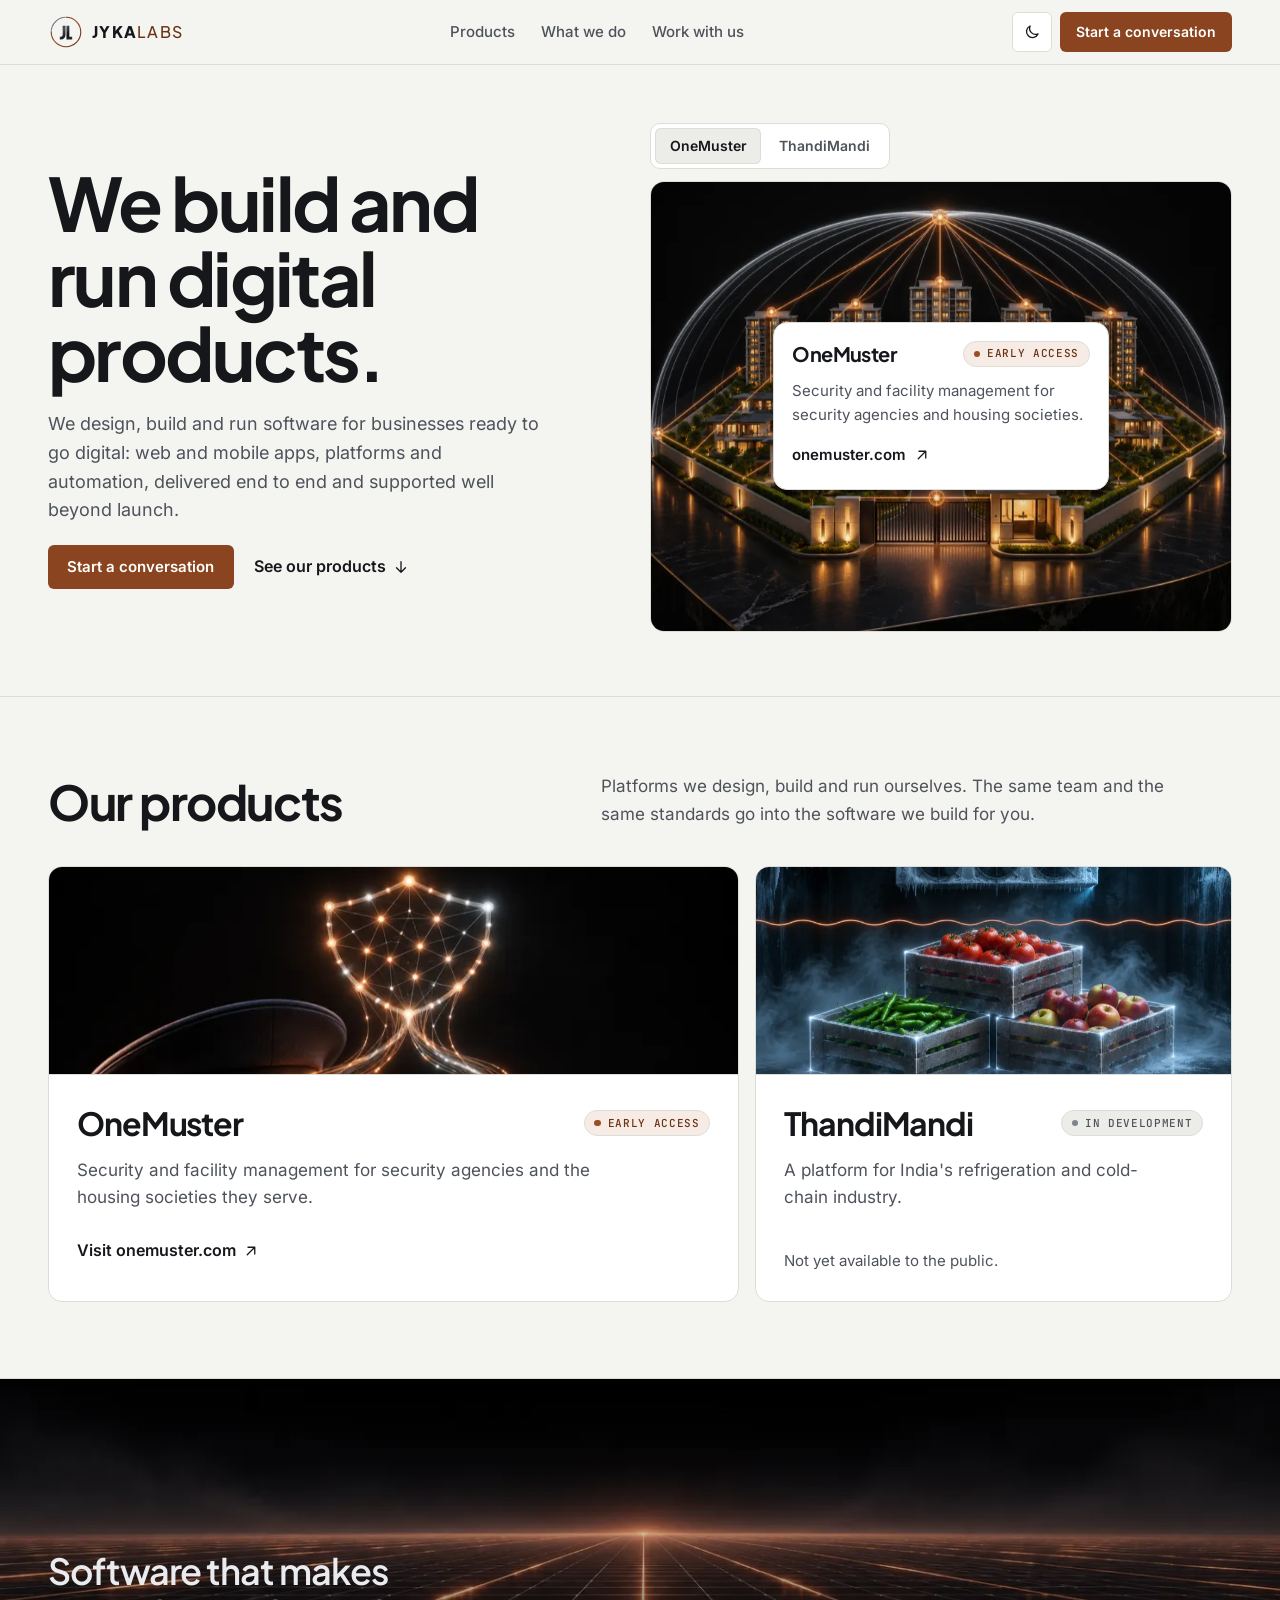
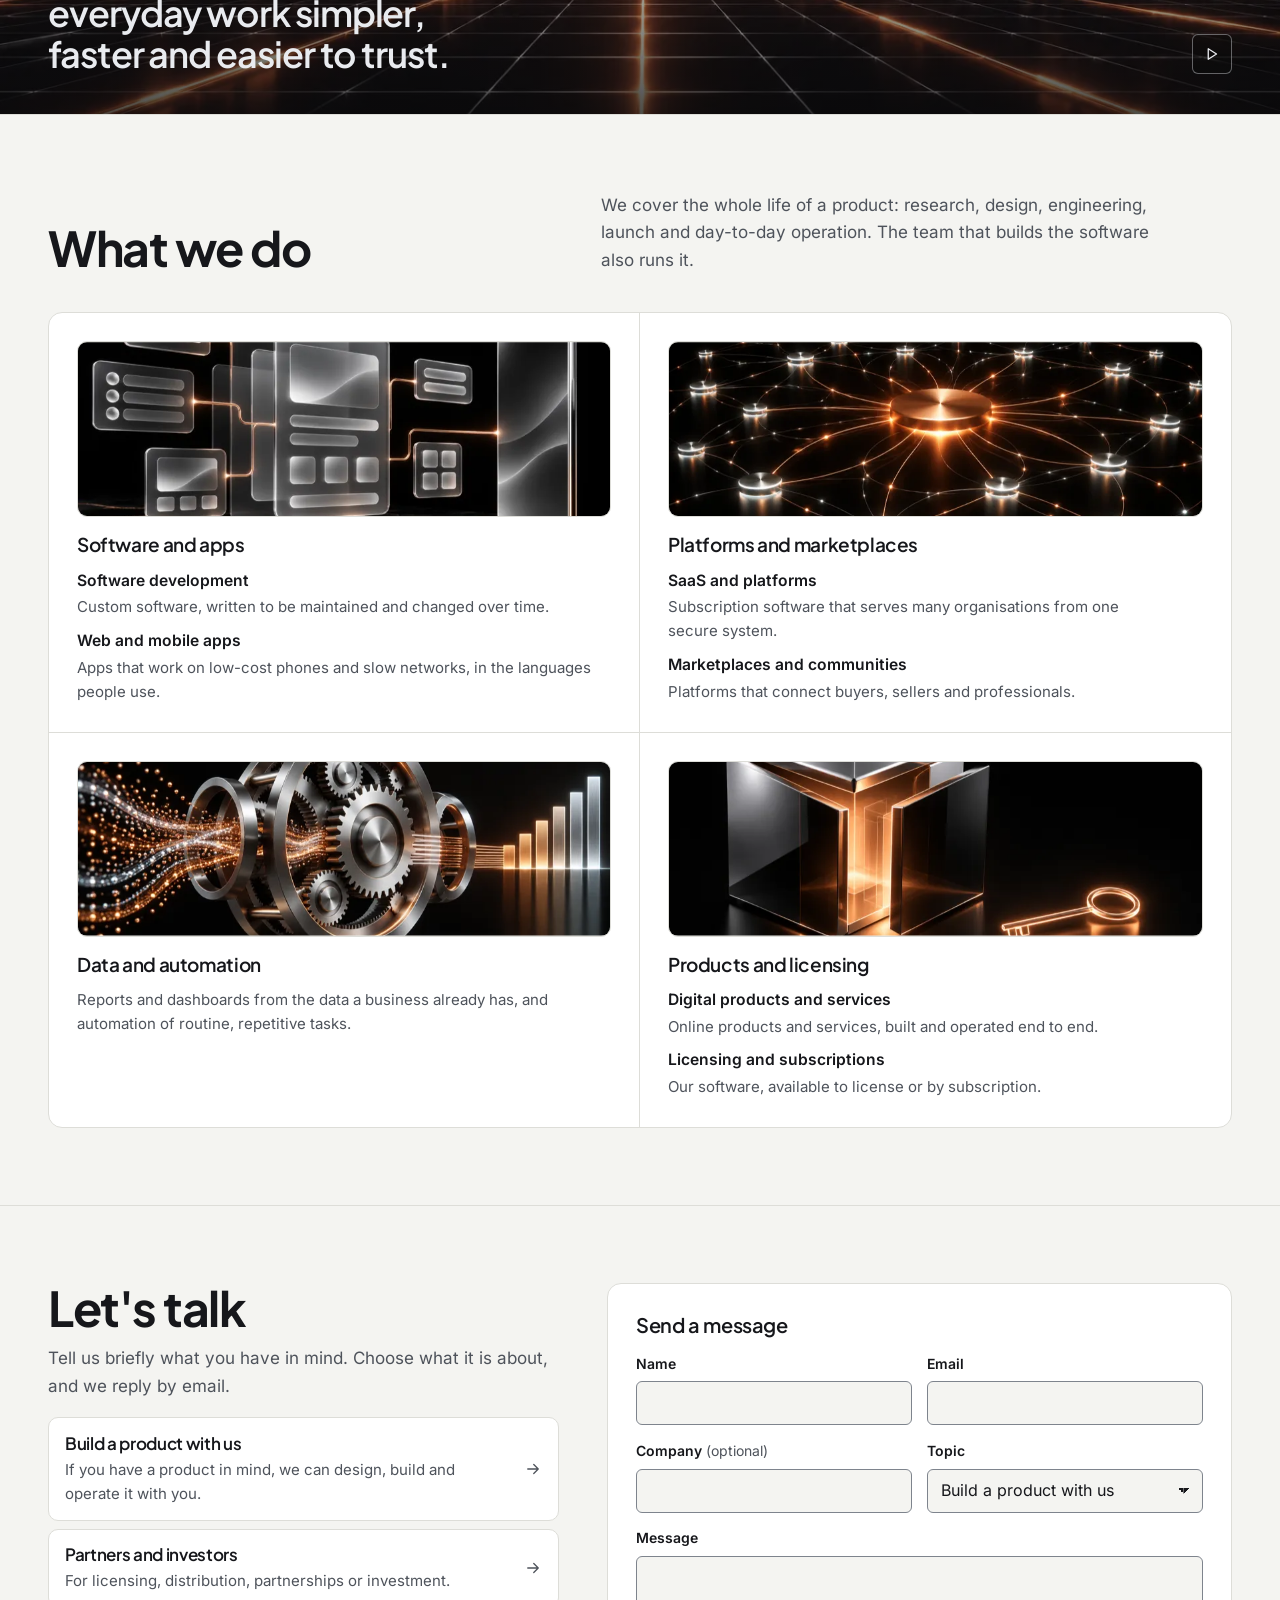
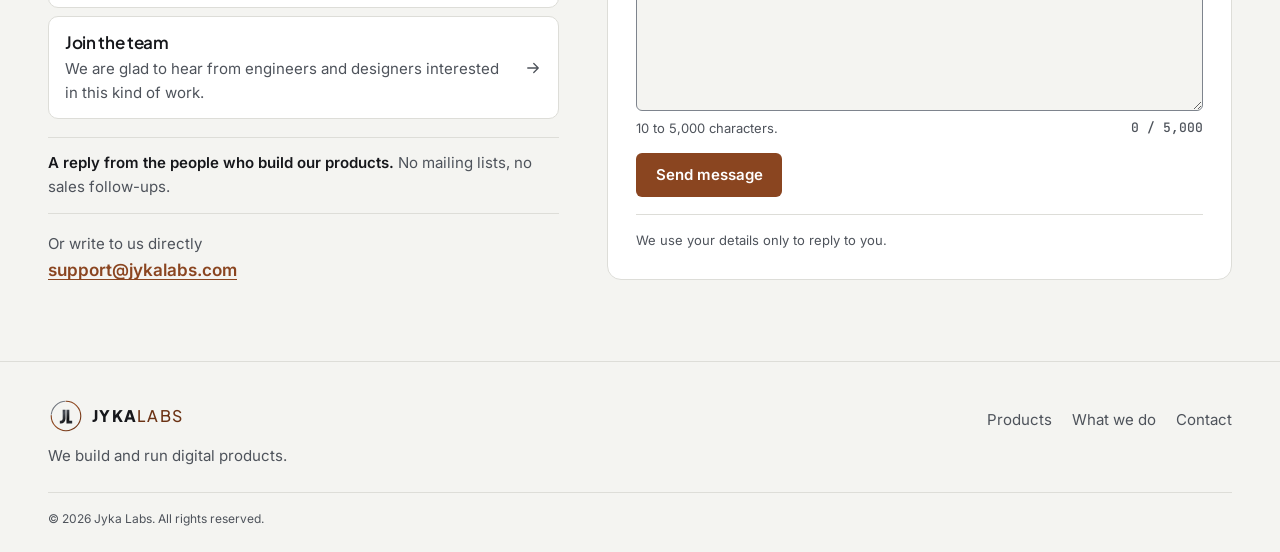
<file: docs/index.html>
<!doctype html>
<html lang="en-IN">
<head>
  <meta charset="utf-8">
  <meta name="viewport" content="width=device-width, initial-scale=1">
  <title>Jyka Labs | We build and run digital products</title>
  <meta name="description" content="Jyka Labs designs, builds and runs software for businesses ready to go digital: web and mobile apps, platforms and automation, delivered end to end.">
  <meta name="theme-color" content="#F4F4F1">
  <link rel="canonical" href="https://jykalabs.com/">
  <link rel="icon" href="favicon.ico" sizes="32x32">
  <link rel="icon" href="favicon.svg" type="image/svg+xml">
  <link rel="apple-touch-icon" href="apple-touch-icon.png">
  <link rel="manifest" href="site.webmanifest">
  <meta property="og:type" content="website">
  <meta property="og:site_name" content="Jyka Labs">
  <meta property="og:title" content="Jyka Labs: we build and run digital products">
  <meta property="og:description" content="Software for businesses ready to go digital. Designed, built and run end to end by Jyka Labs.">
  <meta property="og:url" content="https://jykalabs.com/">
  <meta property="og:image" content="https://jykalabs.com/og-image.png">
  <meta property="og:image:width" content="1200">
  <meta property="og:image:height" content="630">
  <meta property="og:image:alt" content="Jyka Labs: we build and run digital products.">
  <meta property="og:locale" content="en_IN">
  <meta name="twitter:card" content="summary_large_image">
  <meta name="twitter:title" content="Jyka Labs: we build and run digital products">
  <meta name="twitter:description" content="Software for businesses ready to go digital. Designed, built and run end to end by Jyka Labs.">
  <meta name="twitter:image" content="https://jykalabs.com/og-image.png">
  <meta name="twitter:image:alt" content="Jyka Labs: we build and run digital products.">
  <!-- Theme before first paint: the visitor's saved choice (kept in this browser only, never a cookie), else light. -->
  <script>
    (function () {
      var d = document.documentElement, t = null;
      try { t = localStorage.getItem("jyka-theme"); } catch (e) {}
      if (t === "dark") d.setAttribute("data-theme", "dark");
      d.classList.add("js");
    })();
  </script>
  <link rel="preload" href="fonts/plus-jakarta-sans-latin-wght-normal.woff2" as="font" type="font/woff2" crossorigin>
  <link rel="preload" href="fonts/inter-latin-wght-normal.woff2" as="font" type="font/woff2" crossorigin>
  <link rel="stylesheet" href="styles.css">
  <script type="application/ld+json">
  {
    "@context": "https://schema.org",
    "@type": "Organization",
    "name": "Jyka Labs",
    "url": "https://jykalabs.com/",
    "logo": "https://jykalabs.com/favicon.svg",
    "email": "support@jykalabs.com",
    "description": "Designs, builds and runs software for businesses ready to go digital: web and mobile apps, platforms and automation.",
    "contactPoint": { "@type": "ContactPoint", "contactType": "customer support", "email": "support@jykalabs.com" }
  }
  </script>
  <script src="main.js" defer></script>
</head>
<body>
  <a class="skip" href="#main">Skip to content</a>

  <svg class="sprite" aria-hidden="true" focusable="false">
    <defs>
      <!-- Logo gradients take their stops from the theme tokens, so the mark switches with light and dark. -->
      <linearGradient id="lg-jl" gradientUnits="userSpaceOnUse" x1="30" y1="30" x2="170" y2="170"><stop offset="0" style="stop-color:var(--logo-jl-1)"/><stop offset=".35" style="stop-color:var(--logo-jl-2)"/><stop offset=".65" style="stop-color:var(--logo-jl-3)"/><stop offset="1" style="stop-color:var(--logo-jl-4)"/></linearGradient>
      <linearGradient id="lg-ring" gradientUnits="userSpaceOnUse" x1="18" y1="18" x2="182" y2="182"><stop offset="0" style="stop-color:var(--logo-ring-1)"/><stop offset=".35" style="stop-color:var(--logo-ring-2)"/><stop offset=".65" style="stop-color:var(--logo-ring-3)"/><stop offset="1" style="stop-color:var(--logo-ring-4)"/></linearGradient>
      <linearGradient id="lg-arc" gradientUnits="userSpaceOnUse" x1="40" y1="170" x2="170" y2="30"><stop offset="0" style="stop-color:var(--logo-arc-1)"/><stop offset=".5" style="stop-color:var(--logo-arc-2)"/><stop offset="1" style="stop-color:var(--logo-arc-3)"/></linearGradient>
      <mask id="lg-gap" maskUnits="userSpaceOnUse" x="0" y="0" width="200" height="200"><rect width="200" height="200" fill="#fff"/><circle cx="100" cy="100" r="82" fill="none" stroke="#000" stroke-width="12" stroke-linecap="round" stroke-dasharray="386.4 128.8" transform="rotate(-90 100 100)"/></mask>
    </defs>
    <symbol id="logo-mark" viewBox="0 0 200 200">
      <circle cx="100" cy="100" r="82" fill="none" stroke="url(#lg-ring)" stroke-width="6" mask="url(#lg-gap)" style="opacity:var(--logo-ring-opacity)"/>
      <circle cx="100" cy="100" r="82" fill="none" stroke="url(#lg-arc)" stroke-width="6" stroke-linecap="round" stroke-dasharray="386.4 128.8" transform="rotate(-90 100 100)"/>
      <g transform="translate(100 100) scale(.66) translate(-100 -100)" fill="none" stroke="url(#lg-jl)" stroke-width="24"><path d="M84 48V124a28 28 0 0 1-28 28H48"/><path d="M116 48V152H152"/></g>
    </symbol>
    <symbol id="i-check" viewBox="0 0 24 24"><path d="M20 6 9 17l-5-5"/></symbol>
    <symbol id="i-arrow" viewBox="0 0 24 24"><path d="M5 12h14M13 6l6 6-6 6"/></symbol>
    <symbol id="i-down" viewBox="0 0 24 24"><path d="M12 5v14M6 13l6 6 6-6"/></symbol>
    <symbol id="i-external" viewBox="0 0 24 24"><path d="M7 17 17 7M8 7h9v9"/></symbol>
    <symbol id="i-mail" viewBox="0 0 24 24"><path d="M4 6h16a1 1 0 0 1 1 1v10a1 1 0 0 1-1 1H4a1 1 0 0 1-1-1V7a1 1 0 0 1 1-1zM3.5 7l8.5 6 8.5-6"/></symbol>
    <symbol id="i-moon" viewBox="0 0 24 24"><path d="M20 14.5A8 8 0 0 1 9.5 4a8 8 0 1 0 10.5 10.5z"/></symbol>
    <symbol id="i-sun" viewBox="0 0 24 24"><circle cx="12" cy="12" r="4"/><path d="M12 2v2M12 20v2M4.9 4.9l1.4 1.4M17.7 17.7l1.4 1.4M2 12h2M20 12h2M4.9 19.1l1.4-1.4M17.7 6.3l1.4-1.4"/></symbol>
    <symbol id="i-pause" viewBox="0 0 24 24"><path d="M9 5v14M15 5v14"/></symbol>
    <symbol id="i-play" viewBox="0 0 24 24"><path d="M7 5v14l11-7z"/></symbol>
  </svg>

  <header class="site-header" id="top">
    <div class="container header-row">
      <a class="brand" href="#top" aria-label="Jyka Labs, back to top">
        <svg class="brand-mark" aria-hidden="true"><use href="#logo-mark"/></svg>
        <span class="brand-name">Jyka<span>Labs</span></span>
      </a>
      <nav class="site-nav" aria-label="Main">
        <ul>
          <li><a href="#products">Products</a></li>
          <li><a href="#what-we-do">What we do</a></li>
          <li><a href="#work-with-us">Work with us</a></li>
        </ul>
      </nav>
      <div class="header-actions">
        <button class="theme-toggle" type="button" id="theme-toggle" aria-pressed="false" aria-label="Dark theme" hidden>
          <svg class="ico i-moon" aria-hidden="true"><use href="#i-moon"/></svg>
          <svg class="ico i-sun" aria-hidden="true"><use href="#i-sun"/></svg>
        </button>
        <a class="btn btn-primary btn-sm header-cta" href="#work-with-us"><span class="cta-long">Start a conversation</span><span class="cta-short">Contact</span></a>
      </div>
    </div>
  </header>

  <main id="main">
    <section class="hero" aria-labelledby="hero-title">
      <div class="container hero-grid">
        <div class="hero-copy">
          <h1 id="hero-title">We build and run digital products.</h1>
          <p class="hero-lede">We design, build and run software for businesses ready to go digital: web and mobile apps, platforms and automation, delivered end to end and supported well beyond launch.</p>
          <div class="hero-actions">
            <a class="btn btn-primary" href="#work-with-us">Start a conversation</a>
            <a class="link-quiet" href="#products">See our products<svg class="ico" aria-hidden="true"><use href="#i-down"/></svg></a>
          </div>
        </div>

        <div class="stage" data-stage>
          <div class="stage-tabs" role="tablist" aria-label="Product preview" data-stage-tabs hidden>
            <button class="stage-tab" type="button" role="tab" id="tab-om" aria-controls="panel-om" aria-selected="true">OneMuster</button>
            <button class="stage-tab" type="button" role="tab" id="tab-tm" aria-controls="panel-tm" aria-selected="false" tabindex="-1">ThandiMandi</button>
          </div>
          <div class="stage-frame">
            <!-- Each product at a glance: the setting it serves, its name, status and one line. No feature detail by design. -->
            <div class="stage-panel" id="panel-om" role="tabpanel" aria-labelledby="tab-om">
              <img class="stage-photo" src="media/onemuster-hero-1168.webp" srcset="media/onemuster-hero-800.webp 800w, media/onemuster-hero-1168.webp 1168w" sizes="(min-width: 1000px) 40rem, 100vw" width="1168" height="880" alt="" fetchpriority="high">
              <div class="device">
                <div class="device-head"><span class="device-app">OneMuster</span><span class="status">Early access</span></div>
                <p class="device-line">Security and facility management for security agencies and housing societies.</p>
                <a class="link-quiet link-out" href="https://onemuster.com/" rel="noopener">onemuster.com<svg class="ico" aria-hidden="true"><use href="#i-external"/></svg></a>
              </div>
            </div>
            <div class="stage-panel" id="panel-tm" role="tabpanel" aria-labelledby="tab-tm" hidden>
              <img class="stage-photo" src="media/thandimandi-hero-1168.webp" srcset="media/thandimandi-hero-800.webp 800w, media/thandimandi-hero-1168.webp 1168w" sizes="(min-width: 1000px) 40rem, 100vw" width="1168" height="880" alt="" loading="lazy">
              <div class="device">
                <div class="device-head"><span class="device-app">ThandiMandi</span><span class="status status-quiet">In development</span></div>
                <p class="device-line">A platform for India's refrigeration and cold-chain industry.</p>
                <p class="device-note">Not yet available to the public.</p>
              </div>
            </div>
          </div>
        </div>
      </div>
    </section>

    <section class="section" id="products" aria-labelledby="products-title">
      <div class="container">
        <div class="section-head" data-reveal>
          <h2 id="products-title">Our products</h2>
          <p>Platforms we design, build and run ourselves. The same team and the same standards go into the software we build for you.</p>
        </div>
        <div class="bento">
          <article class="bento-card" data-reveal>
            <div class="bento-media"><img class="focus-top" src="media/onemuster-card-800.webp" srcset="media/onemuster-card-800.webp 800w, media/onemuster-card-1344.webp 1344w" sizes="(min-width: 900px) 42rem, 100vw" width="800" height="452" alt="" loading="lazy"></div>
            <div class="bento-body">
              <div class="bento-top"><h3>OneMuster</h3><span class="status">Early access</span></div>
              <p class="bento-summary">Security and facility management for security agencies and the housing societies they serve.</p>
              <div class="bento-foot"><a class="link-quiet link-out" href="https://onemuster.com/" rel="noopener">Visit onemuster.com<svg class="ico" aria-hidden="true"><use href="#i-external"/></svg></a></div>
            </div>
          </article>
          <article class="bento-card is-narrow" data-reveal>
            <div class="bento-media"><img src="media/thandimandi-card-800.webp" srcset="media/thandimandi-card-800.webp 800w, media/thandimandi-card-1344.webp 1344w" sizes="(min-width: 900px) 30rem, 100vw" width="800" height="452" alt="" loading="lazy"></div>
            <div class="bento-body">
              <div class="bento-top"><h3>ThandiMandi</h3><span class="status status-quiet">In development</span></div>
              <p class="bento-summary">A platform for India's refrigeration and cold-chain industry.</p>
              <div class="bento-foot"><p>Not yet available to the public.</p></div>
            </div>
          </article>
        </div>
      </div>
    </section>

    <section class="ambient" aria-label="Where our software is used">
      <video class="ambient-media" data-ambient muted loop playsinline preload="none" poster="media/grid-1344.webp" aria-hidden="true">
        <source src="media/grid-loop.mp4" type="video/mp4">
      </video>
      <div class="container ambient-copy">
        <p>Software that makes everyday work simpler, faster and easier to trust.</p>
        <div class="ambient-tools">
          <button class="ambient-toggle" type="button" data-ambient-toggle aria-pressed="false" aria-label="Play background video" hidden>
            <svg class="ico i-pause" aria-hidden="true"><use href="#i-pause"/></svg>
            <svg class="ico i-play" aria-hidden="true"><use href="#i-play"/></svg>
          </button>
        </div>
      </div>
    </section>

    <section class="section" id="what-we-do" aria-labelledby="wwd-title">
      <div class="container">
        <div class="section-head" data-reveal>
          <h2 id="wwd-title">What we do</h2>
          <p>We cover the whole life of a product: research, design, engineering, launch and day-to-day operation. The team that builds the software also runs it.</p>
        </div>
        <ul class="grid-2x2" data-reveal>
          <li class="grid-cell" data-wipe>
            <div class="cell-media"><img src="media/wwd-apps-800.webp" srcset="media/wwd-apps-800.webp 800w, media/wwd-apps-1344.webp 1344w" sizes="(min-width: 1200px) 34rem, (min-width: 760px) 46vw, 100vw" width="800" height="448" alt="" loading="lazy"></div>
            <h3>Software and apps</h3>
            <dl>
              <div><dt>Software development</dt><dd>Custom software, written to be maintained and changed over time.</dd></div>
              <div><dt>Web and mobile apps</dt><dd>Apps that work on low-cost phones and slow networks, in the languages people use.</dd></div>
            </dl>
          </li>
          <li class="grid-cell" data-wipe>
            <div class="cell-media"><img src="media/wwd-platforms-800.webp" srcset="media/wwd-platforms-800.webp 800w, media/wwd-platforms-1344.webp 1344w" sizes="(min-width: 1200px) 34rem, (min-width: 760px) 46vw, 100vw" width="800" height="448" alt="" loading="lazy"></div>
            <h3>Platforms and marketplaces</h3>
            <dl>
              <div><dt>SaaS and platforms</dt><dd>Subscription software that serves many organisations from one secure system.</dd></div>
              <div><dt>Marketplaces and communities</dt><dd>Platforms that connect buyers, sellers and professionals.</dd></div>
            </dl>
          </li>
          <li class="grid-cell" data-wipe>
            <div class="cell-media"><img src="media/wwd-data-800.webp" srcset="media/wwd-data-800.webp 800w, media/wwd-data-1344.webp 1344w" sizes="(min-width: 1200px) 34rem, (min-width: 760px) 46vw, 100vw" width="800" height="448" alt="" loading="lazy"></div>
            <h3>Data and automation</h3>
            <p>Reports and dashboards from the data a business already has, and automation of routine, repetitive tasks.</p>
          </li>
          <li class="grid-cell" data-wipe>
            <div class="cell-media"><img src="media/wwd-products-800.webp" srcset="media/wwd-products-800.webp 800w, media/wwd-products-1344.webp 1344w" sizes="(min-width: 1200px) 34rem, (min-width: 760px) 46vw, 100vw" width="800" height="448" alt="" loading="lazy"></div>
            <h3>Products and licensing</h3>
            <dl>
              <div><dt>Digital products and services</dt><dd>Online products and services, built and operated end to end.</dd></div>
              <div><dt>Licensing and subscriptions</dt><dd>Our software, available to license or by subscription.</dd></div>
            </dl>
          </li>
        </ul>
      </div>
    </section>


    <section class="section" id="work-with-us" aria-labelledby="wwu-title">
      <div class="container talk-grid">
        <div class="talk-copy" data-reveal>
          <div class="section-head" style="margin-bottom:0">
            <h2 id="wwu-title">Let's talk</h2>
            <p>Tell us briefly what you have in mind. Choose what it is about, and we reply by email.</p>
          </div>
          <div class="audiences" role="group" aria-label="What is it about?">
            <a class="audience" href="#contact" data-topic="Build a product with us">
              <span class="audience-title">Build a product with us</span>
              <span class="audience-text">If you have a product in mind, we can design, build and operate it with you.</span>
              <svg class="ico" aria-hidden="true"><use href="#i-arrow"/></svg>
            </a>
            <a class="audience" href="#contact" data-topic="Partnership or investment">
              <span class="audience-title">Partners and investors</span>
              <span class="audience-text">For licensing, distribution, partnerships or investment.</span>
              <svg class="ico" aria-hidden="true"><use href="#i-arrow"/></svg>
            </a>
            <a class="audience" href="#contact" data-topic="Joining Jyka Labs">
              <span class="audience-title">Join the team</span>
              <span class="audience-text">We are glad to hear from engineers and designers interested in this kind of work.</span>
              <svg class="ico" aria-hidden="true"><use href="#i-arrow"/></svg>
            </a>
          </div>
          <p class="promise"><strong>A reply from the people who build our products.</strong> No mailing lists, no sales follow-ups.</p>
          <p class="email-direct"><span>Or write to us directly</span><a href="mailto:support@jykalabs.com">support@jykalabs.com</a></p>
        </div>

        <div class="form-card" id="contact" data-reveal>
          <h3 class="form-title">Send a message</h3>
          <!-- Without JavaScript the form posts straight to Web3Forms, which then opens thanks.html.
               With JavaScript, main.js validates it, sends it and shows the result in place. -->
          <form class="contact-form" id="contact-form" action="https://api.web3forms.com/submit" method="post" novalidate>
            <!-- WEB3FORMS ACCESS KEY: the only place it is set; main.js reads it from this field.
                 It is public by design: it can only send to the inbox it was created for. -->
            <input type="hidden" name="access_key" value="d9c68b58-f305-46a0-b7d3-686ba3531ee1">
            <input type="hidden" name="subject" value="New message from jykalabs.com">
            <input type="hidden" name="from_name" value="jykalabs.com">
            <input type="hidden" name="redirect" value="https://jykalabs.com/thanks.html">
            <input type="checkbox" name="botcheck" class="botcheck" tabindex="-1" autocomplete="off" aria-hidden="true">

            <fieldset id="form-fields">
              <legend class="visually-hidden">Your message</legend>
              <div class="field">
                <label for="f-name">Name</label>
                <input id="f-name" name="name" type="text" autocomplete="name" required maxlength="120" aria-describedby="e-name">
                <p class="field-error" id="e-name" hidden></p>
              </div>
              <div class="field">
                <label for="f-email">Email</label>
                <input id="f-email" name="email" type="email" autocomplete="email" autocapitalize="none" spellcheck="false" required maxlength="200" aria-describedby="e-email">
                <p class="field-error" id="e-email" hidden></p>
              </div>
              <div class="field">
                <label for="f-org">Company <span class="optional">(optional)</span></label>
                <input id="f-org" name="organisation" type="text" autocomplete="organization" maxlength="160">
              </div>
              <div class="field">
                <label for="f-topic">Topic</label>
                <select id="f-topic" name="topic" aria-describedby="e-topic">
                  <option>Build a product with us</option>
                  <option>Partnership or investment</option>
                  <option>Joining Jyka Labs</option>
                  <option>Our products</option>
                  <option>Something else</option>
                </select>
                <p class="field-error" id="e-topic" hidden></p>
              </div>
              <div class="field field-wide">
                <label for="f-message">Message</label>
                <textarea id="f-message" name="message" rows="6" required minlength="10" maxlength="5000" aria-describedby="h-message e-message"></textarea>
                <div class="field-meta"><p id="h-message">10 to 5,000 characters.</p><p class="counter mono" data-counter aria-hidden="true" hidden>0 / 5,000</p></div>
                <p class="field-error" id="e-message" hidden></p>
              </div>
              <div class="form-actions field-wide">
                <button class="btn btn-primary" type="submit" id="send">Send message</button>
                <p class="send-status" id="send-status" role="status" aria-live="polite"></p>
              </div>
            </fieldset>

            <div class="fallback" id="fallback" hidden>
              <a class="btn btn-ghost" id="fallback-mail" href="mailto:support@jykalabs.com"><svg class="ico" aria-hidden="true"><use href="#i-mail"/></svg>Email your message instead</a>
            </div>

            <p class="privacy" id="privacy">We use your details only to reply to you.</p>
          </form>

          <div class="sent" id="sent" hidden tabindex="-1">
            <span class="sent-icon"><svg class="ico" aria-hidden="true"><use href="#i-check"/></svg></span>
            <h3>Thank you, your message is on its way.</h3>
            <p>We'll reply to the email address you gave.</p>
          </div>
        </div>
      </div>
    </section>
  </main>

  <footer class="site-footer">
    <div class="container footer-grid">
      <div class="footer-brand">
        <a class="brand" href="#top" aria-label="Jyka Labs, back to top">
          <svg class="brand-mark" aria-hidden="true"><use href="#logo-mark"/></svg>
          <span class="brand-name">Jyka<span>Labs</span></span>
        </a>
        <p>We build and run digital products.</p>
      </div>
      <nav aria-label="Footer">
        <ul class="footer-links">
          <li><a href="#products">Products</a></li>
          <li><a href="#what-we-do">What we do</a></li>
          <li><a href="#work-with-us">Contact</a></li>
        </ul>
      </nav>
    </div>
    <div class="container footer-base">
      <p>&copy; <span id="year">2026</span> Jyka Labs. All rights reserved.</p>
    </div>
  </footer>
</body>
</html>
</file>
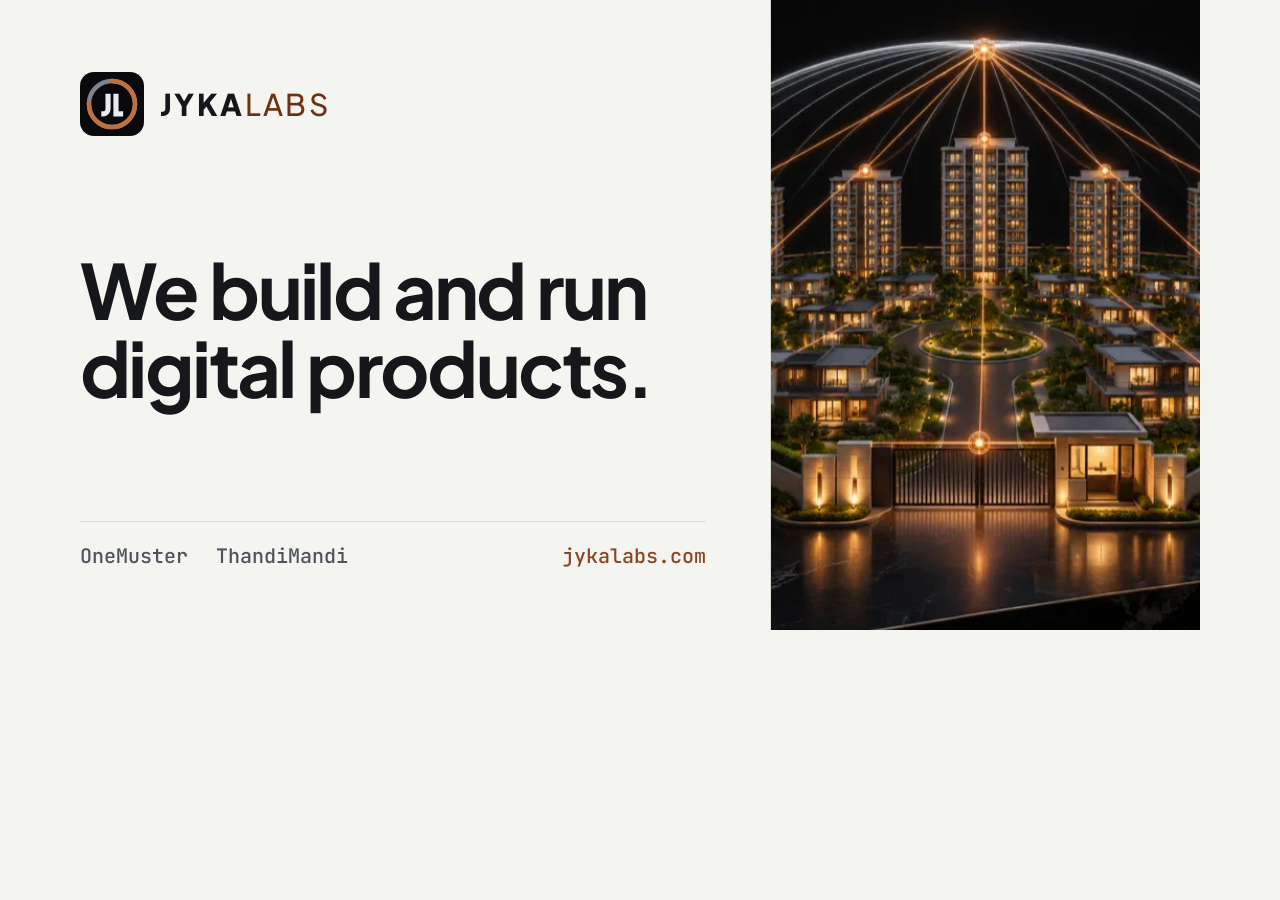
<file: brand/og.html>
<!doctype html><html><head><meta charset="utf-8">
<!-- Source of docs/og-image.png (1200x630). Rendered with Playwright from the repo root. -->
<link rel="stylesheet" href="../docs/styles.css">
<style>
html,body{margin:0;width:1200px;height:630px;overflow:hidden}
body{display:grid;grid-template-columns:1fr 430px;background:var(--bg-canvas)}
.l{padding:72px 64px 64px 80px;display:flex;flex-direction:column;justify-content:space-between}
.brand{display:flex;align-items:center;gap:16px}
.brand img{width:64px;height:64px}
.brand .brand-name{font-size:30px}
h1{margin:0;font:700 76px/1.02 var(--font-display);letter-spacing:-2.6px}
.foot{display:flex;gap:28px;align-items:center;font:500 20px/1 var(--font-mono);color:var(--text-secondary);border-top:1px solid var(--border-hairline);padding-top:24px}
.foot b{color:var(--accent-primary);font-weight:500;margin-left:auto}
.r{background:url(../docs/media/onemuster-hero-800.webp) center/cover;border-left:1px solid var(--border-hairline)}
</style></head><body>
<div class="l">
<div class="brand"><img src="../docs/favicon.svg" alt=""><span class="brand-name">Jyka<span>Labs</span></span></div>
<h1>We build and run digital products.</h1>
<div class="foot"><span>OneMuster</span><span>ThandiMandi</span><b>jykalabs.com</b></div>
</div><div class="r"></div>
</body></html>
</file>
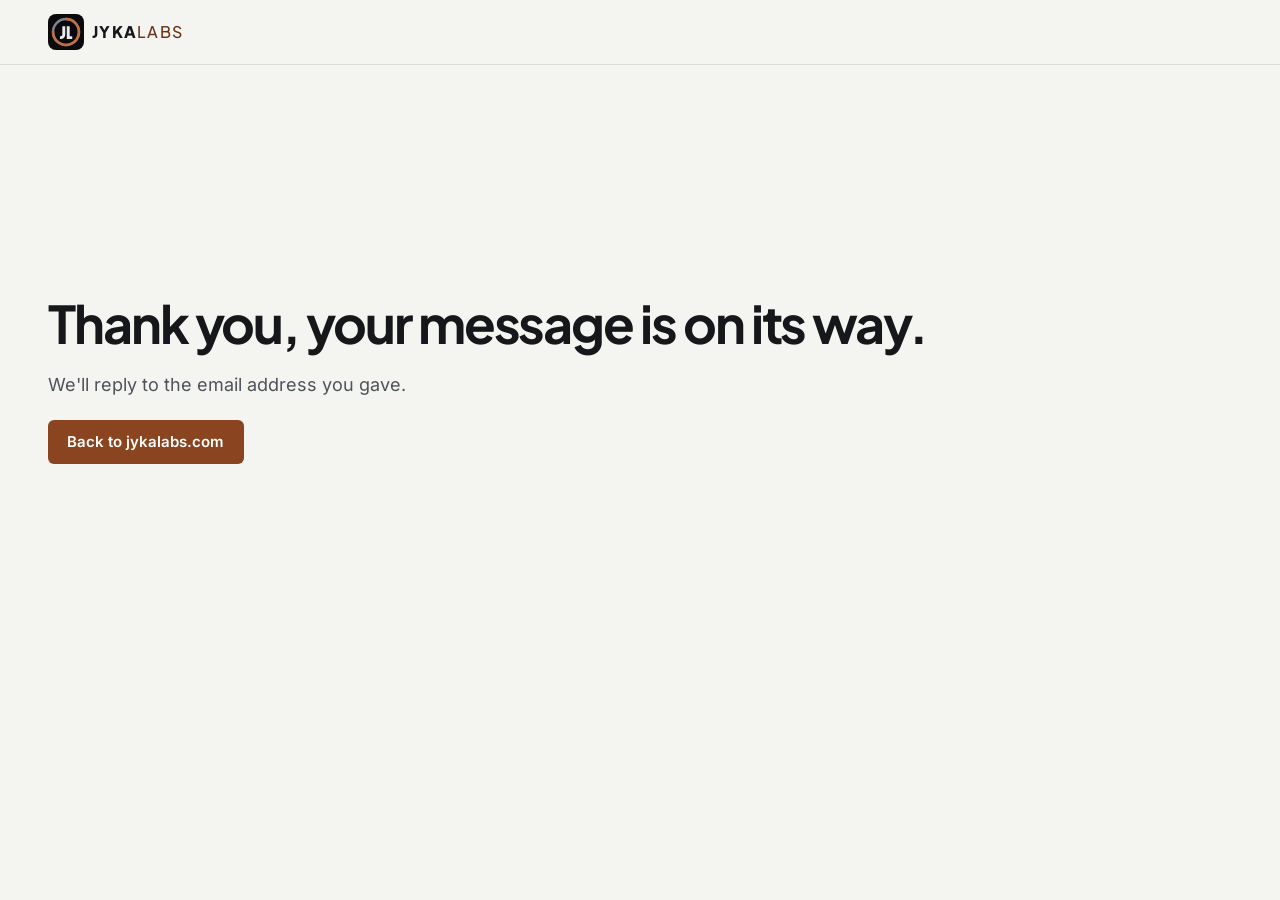
<file: docs/thanks.html>
<!doctype html>
<html lang="en-IN">
<head>
  <meta charset="utf-8">
  <meta name="viewport" content="width=device-width, initial-scale=1">
  <title>Thank you | Jyka Labs</title>
  <meta name="robots" content="noindex">
  <meta name="theme-color" content="#F4F4F1">
  <script>
    (function () { var t = null; try { t = localStorage.getItem("jyka-theme"); } catch (e) {} if (t === "dark") document.documentElement.setAttribute("data-theme", "dark"); })();
  </script>
  <link rel="icon" href="favicon.ico" sizes="32x32">
  <link rel="icon" href="favicon.svg" type="image/svg+xml">
  <link rel="apple-touch-icon" href="apple-touch-icon.png">
  <link rel="manifest" href="site.webmanifest">
  <link rel="stylesheet" href="styles.css">
</head>
<body>
  <!-- Shown only when the form was sent without JavaScript: Web3Forms redirects here after sending. -->
  <header class="site-header">
    <div class="container header-row">
      <a class="brand" href="./" aria-label="Jyka Labs home">
        <img class="brand-mark" src="favicon.svg" alt="" width="32" height="32">
        <span class="brand-name">Jyka<span>Labs</span></span>
      </a>
    </div>
  </header>
  <main id="main" class="container page-simple">
    <h1>Thank you, your message is on its way.</h1>
    <p>We'll reply to the email address you gave.</p>
    <a class="btn btn-primary" href="./">Back to jykalabs.com</a>
  </main>
</body>
</html>
</file>
<file: docs/styles.css>
/* jykalabs.com: "tactile industrial-tech". Hairlines, whitespace and quiet surfaces instead of gradients and glow.
   Colours follow the Progress Ring logo (16 Nov 2026): obsidian, silver and copper in dark; warm white, gunmetal, steel and dark copper in light.
   Light theme by default; [data-theme="dark"] swaps the tokens. Components use only tokens.
   tools/check-contrast.mjs re-checks the text and control pairs in both themes. */

@font-face { font-family: "Plus Jakarta Sans"; src: url("fonts/plus-jakarta-sans-latin-wght-normal.woff2") format("woff2"); font-weight: 200 800; font-style: normal; font-display: swap; }
@font-face { font-family: "Inter"; src: url("fonts/inter-latin-wght-normal.woff2") format("woff2"); font-weight: 100 900; font-style: normal; font-display: swap; }
@font-face { font-family: "JetBrains Mono"; src: url("fonts/jetbrains-mono-latin-wght-normal.woff2") format("woff2"); font-weight: 100 800; font-style: normal; font-display: swap; }

:root {
  color-scheme: light;
  /* Light theme follows the light logo: warm white, gunmetal ink, steel silver, dark copper. */
  --bg-canvas: #F4F4F1;
  --bg-surface: #FFFFFF;
  --bg-subtle: #ECECE8;
  --border-hairline: #DDDDD8;
  --border-control: #7E848D;
  --text-primary: #16171B;
  --text-secondary: #4E535B;
  --accent-primary: #8A4520;
  --accent-primary-hover: #6B3214;
  --on-accent: #FFFFFF;
  --accent-soft: #F4E9E1;
  --accent-highlight: #9A4E24;
  --highlight-text: #6B3214;
  --highlight-soft: #F6ECE5;
  /* Logo (Progress Ring): metal gradient stops, used by the #logo-mark symbol and the wordmark. */
  --logo-jl-1: #1A1C20; --logo-jl-2: #4A4F57; --logo-jl-3: #0F1012; --logo-jl-4: #3E434A;
  --logo-ring-1: #5E646D; --logo-ring-2: #858B94; --logo-ring-3: #6C727B; --logo-ring-4: #7E848D;
  --logo-ring-opacity: 1;
  --logo-arc-1: #6B3214; --logo-arc-2: #93491F; --logo-arc-3: #753818;
  --logo-word: #16171B;
  --logo-labs: #6B3214;
  --error: #B42318;
  --error-soft: #FDECEA;
  --header-glass: rgb(244 244 241 / 0.78);
  --photo-veil: rgb(22 23 27 / 0.06);
  --shadow-card: 0 1px 0 rgb(22 23 27 / 0.04), 0 12px 32px -12px rgb(22 23 27 / 0.18);

  --font-display: "Plus Jakarta Sans", ui-sans-serif, system-ui, sans-serif;
  --font-body: "Inter", ui-sans-serif, system-ui, -apple-system, "Segoe UI", sans-serif;
  --font-mono: "JetBrains Mono", ui-monospace, "SFMono-Regular", Menlo, Consolas, monospace;

  --radius-sm: 6px;
  --radius: 10px;
  --radius-lg: 14px;
  --container: 74rem;
  --gutter: clamp(1rem, 4vw, 2.5rem);
  --section: clamp(3rem, 6vw, 5rem);
  --ease-out: cubic-bezier(0.22, 1, 0.36, 1);
  --fast: 160ms;
}

[data-theme="dark"] {
  color-scheme: dark;
  /* Dark theme follows the dark logo: obsidian, polished silver, copper. */
  --bg-canvas: #0A0A0C;
  --bg-surface: #131316;
  --bg-subtle: #1B1B20;
  --border-hairline: #26262C;
  --border-control: #6B7079;
  --text-primary: #E9EBEF;
  --text-secondary: #A3A8B1;
  --accent-primary: #CC7A47;
  --accent-primary-hover: #DA8D5C;
  --on-accent: #0A0A0C;
  --accent-soft: #2A1A12;
  --accent-highlight: #C0703F;
  --highlight-text: #D88B5A;
  --highlight-soft: #24170F;
  --logo-jl-1: #B9BEC6; --logo-jl-2: #FFFFFF; --logo-jl-3: #AEB3BB; --logo-jl-4: #E3E6EA;
  --logo-ring-1: #B9BEC6; --logo-ring-2: #FFFFFF; --logo-ring-3: #AEB3BB; --logo-ring-4: #E3E6EA;
  --logo-ring-opacity: 0.5;
  --logo-arc-1: #9A4E24; --logo-arc-2: #C0703F; --logo-arc-3: #A3552A;
  --logo-word: #E9EBEF;
  --logo-labs: #B5643A;
  --error: #F28B7D;
  --error-soft: #2C1916;
  --header-glass: rgb(10 10 12 / 0.74);
  --photo-veil: rgb(0 0 0 / 0.28);
  --shadow-card: 0 1px 0 rgb(0 0 0 / 0.3), 0 16px 40px -16px rgb(0 0 0 / 0.7);
}

*, *::before, *::after { box-sizing: border-box; }
[hidden] { display: none !important; }
html { -webkit-text-size-adjust: 100%; text-size-adjust: 100%; scroll-behavior: smooth; scroll-padding-top: 5rem; }
@media (prefers-reduced-motion: reduce) { html { scroll-behavior: auto; } }

body {
  margin: 0; background: var(--bg-canvas); color: var(--text-primary);
  font: 400 1rem/1.6 var(--font-body); -webkit-font-smoothing: antialiased; caret-color: var(--accent-primary);
  font-feature-settings: "cv11", "ss01";
}
/* Colour changes when the theme switches; nothing else animates on that switch. */
body, .site-header, .card, .bento-card, .grid-cell, .device, .form-card, .field input, .field select, .field textarea, .btn {
  transition: background-color var(--fast) var(--ease-out), border-color var(--fast) var(--ease-out), color var(--fast) var(--ease-out);
}
::selection { background: var(--accent-primary); color: var(--on-accent); }

h1, h2, h3, h4 { font-family: var(--font-display); margin: 0; color: var(--text-primary); text-wrap: balance; font-weight: 700; letter-spacing: -0.03em; }
h2 { font-size: clamp(2rem, 4vw, 3rem); line-height: 1.06; }
h3 { font-size: 1.25rem; line-height: 1.25; font-weight: 600; letter-spacing: -0.02em; }
p { margin: 0; text-wrap: pretty; }
ul, ol { margin: 0; padding: 0; list-style: none; }
img, video { display: block; max-width: 100%; }

a { color: var(--accent-primary); text-underline-offset: 0.2em; text-decoration-thickness: 1px; }
a:hover { color: var(--accent-primary-hover); }
:focus-visible { outline: 2px solid var(--accent-primary); outline-offset: 3px; border-radius: 4px; }

.visually-hidden { position: absolute !important; width: 1px; height: 1px; padding: 0; margin: -1px; overflow: hidden; clip: rect(0 0 0 0); white-space: nowrap; border: 0; }
.skip { position: absolute; left: 1rem; top: -4rem; z-index: 100; background: var(--text-primary); color: var(--bg-canvas); padding: 0.75rem 1rem; border-radius: var(--radius-sm); text-decoration: none; font-weight: 600; }
.skip:focus, .skip:hover { top: 1rem; color: var(--bg-canvas); }
.container { width: min(100% - 2 * var(--gutter), var(--container)); margin-inline: auto; }
.sprite { position: absolute; width: 0; height: 0; overflow: hidden; }
.ico { width: 1.125rem; height: 1.125rem; fill: none; stroke: currentColor; stroke-width: 1.75; stroke-linecap: round; stroke-linejoin: round; flex-shrink: 0; }
.mono { font-family: var(--font-mono); font-weight: 500; letter-spacing: 0; }

/* ---------- Buttons ---------- */
.btn {
  display: inline-flex; align-items: center; justify-content: center; gap: 0.5rem;
  min-height: 44px; padding: 0.65rem 1.15rem; border-radius: var(--radius-sm);
  font: 600 0.9375rem/1.2 var(--font-body); text-decoration: none; white-space: nowrap;
  border: 1px solid transparent; cursor: pointer;
}
.btn:active { transform: translateY(1px); }
.btn-primary { background: var(--accent-primary); color: var(--on-accent); }
.btn-primary:hover { background: var(--accent-primary-hover); color: var(--on-accent); }
.btn-ghost { background: var(--bg-surface); color: var(--text-primary); border-color: var(--border-hairline); }
.btn-ghost:hover { border-color: var(--border-control); color: var(--text-primary); }
.btn-sm { min-height: 40px; padding: 0.45rem 0.95rem; font-size: 0.875rem; }
.btn[disabled] { opacity: 0.7; cursor: progress; transform: none; }
.link-quiet { display: inline-flex; align-items: center; gap: 0.4rem; min-height: 44px; font-weight: 600; color: var(--text-primary); text-decoration: none; }
.link-quiet:hover { color: var(--accent-primary); }
.link-quiet .ico { transition: transform var(--fast) var(--ease-out); }
.link-quiet:hover .ico { transform: translateY(2px); }
.link-out:hover .ico { transform: translate(2px, -2px); }

/* ---------- Header ---------- */
.site-header { position: sticky; top: 0; z-index: 50; background: var(--bg-canvas); border-bottom: 1px solid var(--border-hairline); }
@supports ((-webkit-backdrop-filter: blur(1px)) or (backdrop-filter: blur(1px))) {
  .site-header { background: var(--header-glass); -webkit-backdrop-filter: blur(14px) saturate(140%); backdrop-filter: blur(14px) saturate(140%); }
}
.header-row { display: flex; align-items: center; gap: 1rem; min-height: 4rem; }
.brand { display: inline-flex; align-items: center; gap: 0.5rem; color: var(--text-primary); text-decoration: none; }
.brand:hover { color: var(--text-primary); }
.brand-mark { width: 2.25rem; height: 2.25rem; flex-shrink: 0; }
.brand-name { font-family: var(--font-display); font-weight: 800; font-size: 1rem; letter-spacing: 0.08em; text-transform: uppercase; color: var(--logo-word); }
.brand-name span { color: var(--logo-labs); font-weight: 500; }
.site-nav { margin-inline: auto; }
.site-nav ul { display: flex; gap: 0.125rem; }
.site-nav a { display: inline-flex; align-items: center; min-height: 40px; padding: 0 0.75rem; border-radius: var(--radius-sm); color: var(--text-secondary); font-weight: 500; font-size: 0.9375rem; text-decoration: none; }
.site-nav a:hover { color: var(--text-primary); background: var(--bg-subtle); }
.header-actions { display: flex; align-items: center; gap: 0.5rem; }
.theme-toggle { width: 40px; height: 40px; display: inline-grid; place-items: center; border-radius: var(--radius-sm); border: 1px solid var(--border-hairline); background: var(--bg-surface); color: var(--text-primary); cursor: pointer; }
.theme-toggle:hover { border-color: var(--border-control); }
.theme-toggle .i-sun { display: none; }
[data-theme="dark"] .theme-toggle .i-sun { display: block; }
[data-theme="dark"] .theme-toggle .i-moon { display: none; }
@media (max-width: 960px) { .site-nav { display: none; } .header-actions { margin-left: auto; } }
@media (max-width: 420px) { .header-cta .cta-long { display: none; } }
@media (min-width: 421px) { .header-cta .cta-short { display: none; } }

/* ---------- Hero ---------- */
.hero { padding: clamp(2rem, 4.5vw, 3.75rem) 0 clamp(2.5rem, 5vw, 4rem); }
.hero-grid { display: grid; gap: clamp(1.75rem, 4vw, 3rem); grid-template-columns: minmax(0, 1fr); align-items: center; }
@media (min-width: 1000px) { .hero-grid { grid-template-columns: minmax(0, 1fr) minmax(0, 1.05fr); } }
.hero-copy { display: grid; gap: 1.25rem; justify-items: start; }
.hero h1 { font-size: clamp(2.6rem, 6vw, 4.6rem); line-height: 1.02; letter-spacing: -0.035em; max-width: 12ch; }
.hero-lede { font-size: clamp(1.0625rem, 1.4vw, 1.1875rem); color: var(--text-secondary); max-width: 31rem; }
.hero-actions { display: flex; flex-wrap: wrap; align-items: center; gap: 0.5rem 1.25rem; }

/* Product switcher: a real photo of the setting with the product's screen on top. */
.stage { display: grid; gap: 0.75rem; }
.stage-tabs { display: inline-flex; justify-self: start; gap: 0.25rem; padding: 0.25rem; border: 1px solid var(--border-hairline); border-radius: var(--radius); background: var(--bg-surface); }
.stage-tab { min-height: 36px; padding: 0 0.9rem; border: 0; border-radius: var(--radius-sm); background: transparent; color: var(--text-secondary); font: 600 0.875rem/1 var(--font-body); cursor: pointer; transition: background-color var(--fast) var(--ease-out), color var(--fast) var(--ease-out); }
.stage-tab:hover { color: var(--text-primary); }
.stage-tab[aria-selected="true"] { background: var(--bg-subtle); color: var(--text-primary); box-shadow: inset 0 0 0 1px var(--border-hairline); }
.stage-frame { position: relative; overflow: hidden; border-radius: var(--radius-lg); border: 1px solid var(--border-hairline); background: var(--bg-subtle); aspect-ratio: 4 / 3.1; min-height: 26rem; }
@media (max-width: 520px) { .stage-frame { aspect-ratio: auto; min-height: 27rem; } }
.stage-panel { position: absolute; inset: 0; display: grid; place-items: center; padding: 1.25rem; }
.stage-panel[hidden] { display: none !important; }
.stage-photo { position: absolute; inset: 0; width: 100%; height: 100%; object-fit: cover; }
.stage-panel::before { content: ""; position: absolute; inset: 0; background: var(--photo-veil); pointer-events: none; z-index: 1; }
.stage-panel.is-entering .device { animation: device-in 220ms var(--ease-out) both; }
.stage-panel.is-entering .stage-photo { animation: photo-in 320ms var(--ease-out) both; }
@keyframes device-in { from { opacity: 0; transform: translateY(8px); } to { opacity: 1; transform: none; } }
@keyframes photo-in { from { opacity: 0.4; } to { opacity: 1; } }

/* The product card over each photo: name, status and one line. */
.device {
  position: relative; z-index: 2; width: min(100%, 21rem); display: grid; gap: 0.75rem; padding: 1.1rem 1.15rem;
  background: var(--bg-surface); color: var(--text-primary); border: 1px solid var(--border-hairline); border-radius: 14px; box-shadow: var(--shadow-card);
}
.device-head { display: flex; align-items: center; justify-content: space-between; gap: 0.75rem; }
.device-app { font: 700 1.25rem/1.2 var(--font-display); letter-spacing: -0.03em; }
.device-line { color: var(--text-secondary); font-size: 0.9375rem; }
.device-note { color: var(--text-secondary); font-size: 0.875rem; }
.device .link-quiet { min-height: 32px; font-size: 0.9375rem; justify-self: start; }

/* ---------- Sections ---------- */
.section { padding: var(--section) 0; border-top: 1px solid var(--border-hairline); }
.section-head { display: grid; gap: 0.75rem; margin-bottom: clamp(1.5rem, 3vw, 2.5rem); }
@media (min-width: 900px) { .section-head { grid-template-columns: minmax(0, 1fr) minmax(0, 1.25fr); gap: 3rem; align-items: end; } .section-head p { max-width: 36rem; } }
.section-head p { font-size: 1.0625rem; color: var(--text-secondary); }

/* ---------- Products bento ---------- */
.bento { display: grid; gap: 1rem; grid-template-columns: minmax(0, 1fr); }
@media (min-width: 900px) { .bento { grid-template-columns: minmax(0, 1.45fr) minmax(0, 1fr); } }
.bento-card { display: grid; grid-template-rows: auto 1fr; overflow: hidden; background: var(--bg-surface); border: 1px solid var(--border-hairline); border-radius: var(--radius-lg); }
.bento-card:hover { border-color: var(--border-control); }
.bento-media { position: relative; height: clamp(10rem, 17vw, 13rem); overflow: hidden; border-bottom: 1px solid var(--border-hairline); background: var(--bg-subtle); }
.bento-media img { width: 100%; height: 100%; object-fit: cover; transition: transform 600ms var(--ease-out); }
/* Keep the subject in the top part of the photo in view (the OneMuster shield), including during the hover zoom. */
.bento-media img.focus-top { object-position: 50% 0; transform-origin: 50% 0; }
@media (hover: hover) and (prefers-reduced-motion: no-preference) { .bento-card:hover .bento-media img { transform: scale(1.02); } }
.bento-body { display: flex; flex-direction: column; gap: 0.85rem; padding: clamp(1.25rem, 2.5vw, 1.75rem); }
.bento-top { display: flex; flex-wrap: wrap; align-items: center; justify-content: space-between; gap: 0.75rem; }
.bento-body h3 { font-size: clamp(1.625rem, 2.8vw, 2rem); font-weight: 700; letter-spacing: -0.035em; }
.status { display: inline-flex; align-items: center; gap: 0.45rem; min-height: 26px; padding: 0.15rem 0.6rem; border-radius: 999px; border: 1px solid var(--border-hairline); background: var(--highlight-soft); color: var(--highlight-text); font: 500 0.6875rem/1.2 var(--font-mono); text-transform: uppercase; letter-spacing: 0.06em; white-space: nowrap; }
.status::before { content: ""; width: 0.4rem; height: 0.4rem; border-radius: 999px; background: var(--accent-highlight); }
.status-quiet { background: var(--bg-subtle); color: var(--text-secondary); }
.status-quiet::before { background: var(--border-control); }
.bento-summary { font-size: 1.0625rem; color: var(--text-secondary); max-width: 34rem; }
.frame { display: grid; gap: 0; border-top: 1px solid var(--border-hairline); }
.frame div { display: grid; gap: 0.2rem; padding: 0.7rem 0; border-bottom: 1px solid var(--border-hairline); }
@media (min-width: 640px) { .bento-card:not(.is-narrow) .frame div { grid-template-columns: 7.5rem minmax(0, 1fr); gap: 1rem; } }
.frame dt { font-size: 0.8125rem; font-weight: 600; line-height: 1.6; color: var(--text-secondary); }
.frame dd { margin: 0; font-size: 0.975rem; text-wrap: pretty; }
.facts { display: grid; gap: 0.45rem; }
.facts li { display: flex; gap: 0.55rem; align-items: flex-start; font-size: 0.975rem; }
.facts .ico { margin-top: 0.22rem; color: var(--accent-primary); }
.bento-foot { margin-top: auto; padding-top: 0.25rem; }
.bento-foot p { color: var(--text-secondary); font-size: 0.9375rem; }

/* ---------- Ambient band: the city at dawn ---------- */
.ambient { position: relative; overflow: hidden; border-top: 1px solid var(--border-hairline); background: #0A0A0C; color: #E9EBEF; min-height: clamp(15rem, 28vw, 21rem); display: grid; align-items: end; }
.ambient-media { position: absolute; inset: 0; width: 100%; height: 100%; object-fit: cover; }
.ambient::after { content: ""; position: absolute; inset: 0; background: linear-gradient(180deg, rgb(10 10 12 / 0.05) 30%, rgb(10 10 12 / 0.72)); pointer-events: none; }
.ambient-copy { position: relative; z-index: 1; padding-block: clamp(1.5rem, 3.5vw, 2.5rem); display: flex; flex-wrap: wrap; align-items: end; justify-content: space-between; gap: 1rem 2rem; }
.ambient-copy p { font: 600 clamp(1.5rem, 3.2vw, 2.25rem)/1.15 var(--font-display); letter-spacing: -0.03em; max-width: 22ch; color: #E9EBEF; text-wrap: balance; }
.ambient-tools { display: flex; align-items: center; gap: 0.75rem; }
.ambient-toggle { width: 40px; height: 40px; display: inline-grid; place-items: center; border-radius: var(--radius-sm); border: 1px solid rgb(233 235 239 / 0.4); background: rgb(10 10 12 / 0.4); color: #E9EBEF; cursor: pointer; }
.ambient-toggle:hover { border-color: #E9EBEF; }
.ambient-toggle:focus-visible { outline-color: #E9EBEF; }
.ambient-toggle .i-play { display: none; }
.ambient-toggle[aria-pressed="false"] .i-play { display: block; }
.ambient-toggle[aria-pressed="false"] .i-pause { display: none; }

/* ---------- What we do: 2 x 2 grid ---------- */
.grid-2x2 { display: grid; grid-template-columns: minmax(0, 1fr); border: 1px solid var(--border-hairline); border-radius: var(--radius-lg); background: var(--bg-surface); overflow: hidden; }
@media (min-width: 760px) { .grid-2x2 { grid-template-columns: repeat(2, minmax(0, 1fr)); } }
.grid-cell { position: relative; display: grid; gap: 0.75rem; align-content: start; padding: clamp(1.25rem, 2.5vw, 1.75rem); border-bottom: 1px solid var(--border-hairline); }
@media (min-width: 760px) {
  .grid-cell:nth-child(odd) { border-right: 1px solid var(--border-hairline); }
  .grid-cell:nth-child(n+3) { border-bottom: 0; }
}
.grid-cell:last-child { border-bottom: 0; }
.grid-cell h3 { font-size: 1.1875rem; }
.grid-cell::before { content: ""; position: absolute; left: 0; top: 0; height: 2px; width: 100%; background: var(--accent-primary); transform: scaleX(0); transform-origin: left; transition: transform 240ms var(--ease-out); }
.grid-cell:hover::before { transform: scaleX(1); }
.grid-cell dl { margin: 0; display: grid; gap: 0.6rem; }
.grid-cell dt { font-weight: 600; font-size: 0.975rem; }
.grid-cell dd { margin: 0.1rem 0 0; color: var(--text-secondary); font-size: 0.9375rem; text-wrap: pretty; }
.grid-cell > p { color: var(--text-secondary); font-size: 0.9375rem; }
.cell-media { overflow: hidden; border-radius: var(--radius); border: 1px solid var(--border-hairline); background: var(--bg-subtle); height: clamp(8.5rem, 14vw, 11rem); margin-bottom: 0.25rem; }
.cell-media img { width: 100%; height: 100%; object-fit: cover; transition: transform 600ms var(--ease-out); }
@media (hover: hover) and (prefers-reduced-motion: no-preference) { .grid-cell:hover .cell-media img { transform: scale(1.03); } }

/* ---------- Work with us + contact ---------- */
.talk-grid { display: grid; gap: clamp(1.75rem, 4vw, 3rem); grid-template-columns: minmax(0, 1fr); }
@media (min-width: 1000px) { .talk-grid { grid-template-columns: minmax(0, 0.9fr) minmax(0, 1.1fr); align-items: start; } }
.talk-copy { display: grid; gap: 1.1rem; align-content: start; }
.audiences { display: grid; gap: 0.5rem; }
.audience {
  text-decoration: none;
  display: grid; grid-template-columns: minmax(0, 1fr) auto; gap: 0.25rem 1rem; align-items: center; width: 100%; text-align: left;
  padding: 0.85rem 1rem; border: 1px solid var(--border-hairline); border-radius: var(--radius); background: var(--bg-surface); color: var(--text-primary);
  font: inherit; cursor: pointer; transition: border-color var(--fast) var(--ease-out), background-color var(--fast) var(--ease-out);
}
.audience:hover { border-color: var(--border-control); }
.audience.is-selected { border-color: var(--accent-primary); box-shadow: inset 0 0 0 1px var(--accent-primary); }
.audience-title { font: 600 1.0625rem/1.3 var(--font-display); letter-spacing: -0.02em; }
.audience-text { grid-column: 1; color: var(--text-secondary); font-size: 0.9375rem; }
.audience .ico { grid-row: 1 / span 2; grid-column: 2; color: var(--text-secondary); transition: transform var(--fast) var(--ease-out), color var(--fast) var(--ease-out); }
.audience:hover .ico, .audience.is-selected .ico { color: var(--accent-primary); transform: translateX(2px); }
.promise { padding: 0.85rem 0; border-block: 1px solid var(--border-hairline); color: var(--text-secondary); font-size: 0.9375rem; }
.promise strong { color: var(--text-primary); font-weight: 600; }
.email-direct { display: grid; gap: 0.1rem; font-size: 0.9375rem; color: var(--text-secondary); }
.email-direct a { font-weight: 600; font-size: 1.0625rem; overflow-wrap: anywhere; }

.form-card { background: var(--bg-surface); border: 1px solid var(--border-hairline); border-radius: var(--radius-lg); padding: clamp(1.25rem, 3vw, 1.75rem); }
.form-card.is-flash { animation: flash 700ms var(--ease-out); }
@keyframes flash { 0% { border-color: var(--accent-primary); box-shadow: 0 0 0 3px var(--accent-soft); } 100% { border-color: var(--border-hairline); box-shadow: 0 0 0 0 transparent; } }
.form-title { font-size: 1.25rem; margin-bottom: 1rem; }
.contact-form fieldset { border: 0; padding: 0; margin: 0; min-width: 0; display: grid; gap: 0.9rem; grid-template-columns: minmax(0, 1fr); }
@media (min-width: 600px) { .contact-form fieldset { grid-template-columns: repeat(2, minmax(0, 1fr)); } .field-wide { grid-column: 1 / -1; } }
.field { display: grid; gap: 0.4rem; align-content: start; }
.field label { font-weight: 600; font-size: 0.875rem; }
.optional { color: var(--text-secondary); font-weight: 400; }
.field input, .field select, .field textarea {
  width: 100%; min-height: 44px; padding: 0.6rem 0.8rem; font: 400 1rem/1.4 var(--font-body); color: var(--text-primary);
  background: var(--bg-canvas); border: 1px solid var(--border-control); border-radius: var(--radius-sm);
}
.field textarea { resize: vertical; min-height: 7.5rem; }
.field select { appearance: none; padding-right: 2.5rem; background-image: linear-gradient(45deg, transparent 50%, currentColor 50%), linear-gradient(135deg, currentColor 50%, transparent 50%); background-position: calc(100% - 1.15rem) 50%, calc(100% - 0.8rem) 50%; background-size: 0.35rem 0.35rem; background-repeat: no-repeat; }
.field select option { background: var(--bg-surface); color: var(--text-primary); }
.field input:hover, .field select:hover, .field textarea:hover { border-color: var(--text-secondary); }
.field input:focus-visible, .field select:focus-visible, .field textarea:focus-visible { outline: 2px solid var(--accent-primary); outline-offset: 1px; border-color: var(--accent-primary); border-radius: var(--radius-sm); }
.field [aria-invalid="true"] { border-color: var(--error); }
.field-error { color: var(--error); font-size: 0.875rem; font-weight: 500; }
.field-meta { display: flex; justify-content: space-between; gap: 1rem; color: var(--text-secondary); font-size: 0.8125rem; }
.counter { font-variant-numeric: tabular-nums; }
.counter.is-short, .counter.is-over { color: var(--highlight-text); }
.botcheck { display: none; }
.form-actions { display: flex; flex-wrap: wrap; align-items: center; gap: 1rem; }
.send-status { font-size: 0.9375rem; }
.send-status:empty { display: none; }
.send-status.is-error { color: var(--error); font-weight: 500; }
.fallback { margin-top: 1.25rem; padding: 1rem 1.1rem; border-radius: var(--radius-sm); background: var(--error-soft); color: var(--text-primary); display: grid; gap: 0.6rem; }
.fallback .btn { justify-self: start; }
.privacy { margin-top: 1.1rem; padding-top: 0.9rem; border-top: 1px solid var(--border-hairline); font-size: 0.8125rem; color: var(--text-secondary); }
.sent { display: grid; gap: 0.75rem; justify-items: start; padding: 1rem 0; }
.sent:focus { outline: none; }
.sent-icon { width: 2.75rem; height: 2.75rem; border-radius: 999px; display: grid; place-items: center; background: var(--accent-soft); color: var(--accent-primary); }
.sent h3 { font-size: 1.375rem; }
.sent p { color: var(--text-secondary); }

/* ---------- Footer ---------- */
.site-footer { border-top: 1px solid var(--border-hairline); padding: 2.25rem 0 1.5rem; }
.footer-grid { display: grid; gap: 2rem; grid-template-columns: minmax(0, 1fr); }
@media (min-width: 860px) { .footer-grid { grid-template-columns: minmax(0, 1fr) auto; align-items: start; } }
.footer-brand { display: grid; gap: 0.6rem; justify-items: start; }
.footer-brand p { color: var(--text-secondary); font-size: 0.9375rem; }
.footer-links { display: flex; flex-wrap: wrap; gap: 0 1.25rem; }
.footer-links a { color: var(--text-secondary); text-decoration: none; display: inline-flex; min-height: 44px; align-items: center; font-size: 0.9375rem; }
.footer-links a:hover { color: var(--text-primary); text-decoration: underline; }
.footer-base { margin-top: 1.5rem; padding-top: 1rem; border-top: 1px solid var(--border-hairline); color: var(--text-secondary); font-size: 0.75rem; }

/* ---------- Scroll reveal (only with JavaScript, only once, never under reduced motion) ---------- */
@media (prefers-reduced-motion: no-preference) {
  .js [data-reveal] { opacity: 0; transform: translateY(12px); transition: opacity 420ms var(--ease-out), transform 420ms var(--ease-out); }
  .js [data-reveal].is-in { opacity: 1; transform: none; }
  /* What we do: as each cell comes into view, its picture wipes in from the left; side-by-side cells follow one another. */
  .js [data-wipe] .cell-media img { clip-path: inset(0 100% 0 0); transition: clip-path 700ms var(--ease-out), transform 600ms var(--ease-out); }
  .js [data-wipe].is-in .cell-media img { clip-path: inset(0 0 0 0); }
  @media (min-width: 760px) { .js [data-wipe].is-in:nth-child(even) .cell-media img { transition-delay: 120ms, 0ms; } }
}
@media (prefers-reduced-motion: reduce) {
  *, *::before, *::after { animation-duration: 1ms !important; animation-iteration-count: 1 !important; transition-duration: 1ms !important; }
}

/* ---------- Simple pages (thanks, 404) ---------- */
.page-simple { min-height: 70vh; display: grid; align-content: center; justify-items: start; gap: 1.25rem; padding: 4rem 0; }
.page-simple h1 { font-size: clamp(2.125rem, 5.5vw, 3.25rem); letter-spacing: -0.04em; line-height: 1.05; }
.page-simple p { color: var(--text-secondary); font-size: 1.125rem; }
.talk-copy .section-head { grid-template-columns: minmax(0, 1fr); gap: 0.75rem; align-items: start; }
</file>
